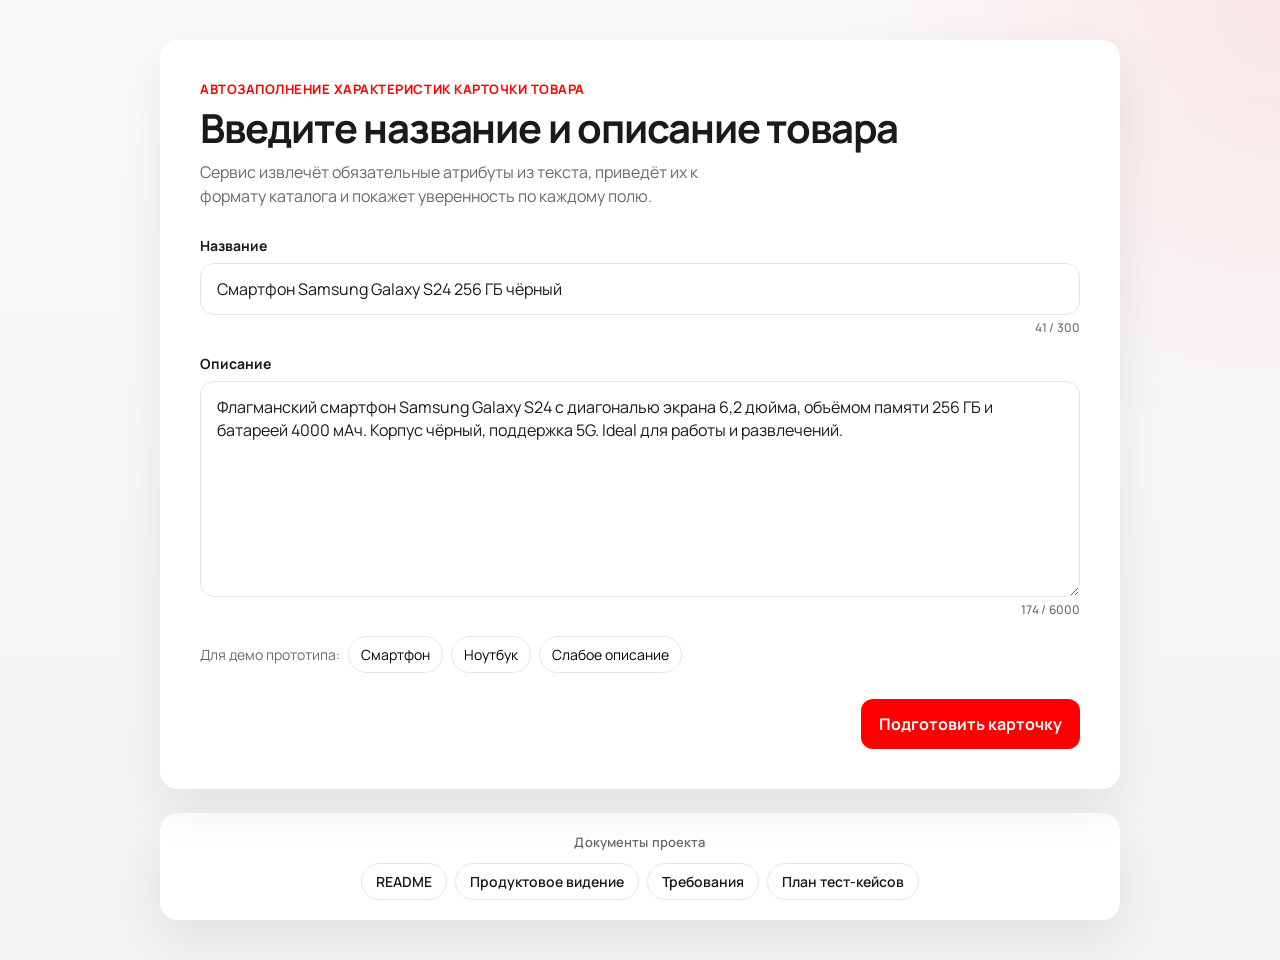
<file: index.html>
<!DOCTYPE html>
<html lang="ru">
  <head>
    <meta charset="UTF-8" />
    <meta http-equiv="refresh" content="0; url=frontend/" />
    <link rel="canonical" href="frontend/" />
    <title>М.Видео — карточка товара</title>
    <script>
      location.replace("frontend/");
    </script>
  </head>
  <body>
    <p><a href="frontend/">Открыть прототип</a></p>
  </body>
</html>
</file>
<file: frontend/assets/styles.css>
:root {
  --bg: #f3f3f3;
  --surface: #ffffff;
  --ink: #1a1a1a;
  --muted: #6b6b6b;
  --line: #e6e6e6;
  --accent: #ff0000;
  --accent-soft: #ffe5e5;
  --ok: #1f7a3f;
  --warn: #b06a00;
  --warn-bg: #fff4df;
  --shadow: 0 18px 50px rgba(0, 0, 0, 0.08);
  --radius: 18px;
  --font: "Manrope", "Segoe UI", sans-serif;
}

* {
  box-sizing: border-box;
}

html,
body {
  margin: 0;
  min-height: 100%;
  font-family: var(--font);
  color: var(--ink);
  background:
    radial-gradient(circle at top right, rgba(255, 0, 0, 0.08), transparent 28%),
    linear-gradient(180deg, #fafafa 0%, var(--bg) 100%);
}

body {
  min-height: 100vh;
}

button,
input,
textarea {
  font: inherit;
}

.app {
  width: min(960px, calc(100% - 32px));
  margin: 0 auto;
  padding: 40px 0 40px;
  min-height: 100vh;
  display: flex;
  flex-direction: column;
}

.site-footer {
  margin-top: 24px;
  padding: 20px 22px;
  background: var(--surface);
  border-radius: var(--radius);
  box-shadow: var(--shadow);
  display: grid;
  gap: 12px;
  justify-items: center;
}

.site-footer__label {
  margin: 0;
  font-size: 13px;
  font-weight: 600;
  color: var(--muted);
  letter-spacing: 0.01em;
}

.site-footer__nav {
  display: flex;
  flex-wrap: wrap;
  gap: 8px;
  justify-content: center;
}

.footer-chip {
  display: inline-flex;
  align-items: center;
  border: 1px solid var(--line);
  background: #fff;
  border-radius: 999px;
  padding: 8px 14px;
  color: var(--ink);
  font-size: 14px;
  font-weight: 600;
  text-decoration: none;
  transition: transform 160ms ease, border-color 160ms ease, color 160ms ease;
}

.footer-chip:hover,
.footer-chip:focus-visible {
  transform: translateY(-1px);
  border-color: rgba(255, 0, 0, 0.45);
  color: var(--accent);
  outline: none;
}

.eyebrow,
.lead,
.attrs-head p,
.result-desc {
  color: var(--muted);
}

.stage {
  position: relative;
  flex: 1;
}

.screen {
  animation: rise 420ms ease both;
}

.screen[hidden] {
  display: none !important;
}

.panel {
  background: var(--surface);
  border-radius: var(--radius);
  box-shadow: var(--shadow);
  padding: clamp(24px, 4vw, 40px);
}

.panel-center {
  min-height: 420px;
  display: grid;
  place-content: center;
  justify-items: center;
  text-align: center;
  gap: 8px;
}

.panel-center .lead {
  margin: 0;
  max-width: none;
}

.eyebrow {
  margin: 0 0 8px;
  font-size: 13px;
  font-weight: 700;
  letter-spacing: 0.04em;
  text-transform: uppercase;
  color: var(--accent);
}

h1 {
  margin: 0 0 10px;
  font-size: clamp(28px, 4vw, 40px);
  line-height: 1.1;
  letter-spacing: -0.03em;
}

h2 {
  margin: 0 0 6px;
  font-size: 20px;
  letter-spacing: -0.02em;
}

.lead {
  margin: 0 0 28px;
  max-width: 54ch;
  font-size: 16px;
  line-height: 1.5;
}

.form {
  display: grid;
  gap: 18px;
}

.field {
  display: grid;
  gap: 8px;
}

.field > span:first-child {
  font-size: 14px;
  font-weight: 700;
}

.char-count {
  justify-self: end;
  margin-top: -4px;
  font-size: 12px;
  font-weight: 500;
  color: var(--muted);
  letter-spacing: 0.01em;
  white-space: nowrap;
}

.char-count.is-limit {
  color: var(--accent);
}

input,
textarea {
  width: 100%;
  border: 1px solid var(--line);
  border-radius: 14px;
  padding: 14px 16px;
  background: #fff;
  color: var(--ink);
  outline: none;
  transition: border-color 160ms ease, box-shadow 160ms ease;
}

textarea {
  resize: vertical;
  min-height: 160px;
  line-height: 1.45;
}

input:focus,
textarea:focus {
  border-color: rgba(255, 0, 0, 0.55);
  box-shadow: 0 0 0 4px rgba(255, 0, 0, 0.08);
}

.examples {
  display: flex;
  flex-wrap: wrap;
  align-items: center;
  gap: 8px;
  color: var(--muted);
  font-size: 14px;
}

.chip {
  border: 1px solid var(--line);
  background: #fff;
  border-radius: 999px;
  padding: 8px 12px;
  cursor: pointer;
  transition: transform 160ms ease, border-color 160ms ease, color 160ms ease;
}

.chip:hover {
  transform: translateY(-1px);
  border-color: rgba(255, 0, 0, 0.45);
  color: var(--accent);
}

.actions {
  display: flex;
  flex-wrap: wrap;
  justify-content: flex-end;
  gap: 12px;
  margin-top: 8px;
}

.result-actions {
  justify-content: flex-end;
  margin-top: 20px;
}

.btn {
  border: 0;
  border-radius: 12px;
  padding: 14px 18px;
  font-weight: 700;
  cursor: pointer;
  transition: transform 160ms ease, opacity 160ms ease, background 160ms ease;
}

.btn:hover {
  transform: translateY(-1px);
}

.btn:active {
  transform: translateY(0);
}

.btn-primary {
  background: var(--accent);
  color: #fff;
}

.btn-secondary {
  background: #111;
  color: #fff;
}

.btn-ghost {
  background: transparent;
  color: var(--ink);
  border: 1px solid var(--line);
}

.loader {
  display: flex;
  justify-content: center;
  gap: 8px;
  margin-bottom: 18px;
}

.loader span {
  width: 12px;
  height: 12px;
  border-radius: 50%;
  background: var(--accent);
  animation: bounce 900ms ease-in-out infinite;
}

.loader span:nth-child(2) {
  animation-delay: 120ms;
}

.loader span:nth-child(3) {
  animation-delay: 240ms;
}

.result-head {
  display: flex;
  justify-content: space-between;
  gap: 16px;
  align-items: flex-start;
  margin-bottom: 10px;
}

.result-desc {
  margin: 0 0 28px;
  line-height: 1.5;
  max-width: 70ch;
}

.attrs-head {
  margin-bottom: 14px;
}

.attrs {
  display: grid;
  gap: 10px;
}

.attr-row {
  display: grid;
  grid-template-columns: 1.2fr 1fr 0.9fr auto;
  gap: 12px;
  align-items: center;
  padding: 14px 16px;
  border-radius: 14px;
  border: 1px solid var(--line);
  background: #fff;
  animation: rise 420ms ease both;
}

.attr-row.needs-review {
  border-color: rgba(176, 106, 0, 0.35);
  background: var(--warn-bg);
}

.attr-name {
  font-weight: 700;
}

.attr-value {
  font-weight: 600;
}

.attr-value.empty {
  color: var(--muted);
  font-weight: 500;
  font-style: italic;
}

.attr-edit-input {
  width: 100%;
  padding: 10px 12px;
  border-radius: 10px;
}

.btn-edit-attr {
  justify-self: end;
  border: 1px solid var(--line);
  background: #fff;
  color: var(--ink);
  border-radius: 10px;
  padding: 8px 12px;
  font-size: 13px;
  font-weight: 700;
  cursor: pointer;
  white-space: nowrap;
  transition: border-color 160ms ease, color 160ms ease, background 160ms ease;
}

.btn-edit-attr:hover {
  border-color: rgba(255, 0, 0, 0.45);
  color: var(--accent);
  background: var(--accent-soft);
}

.btn-edit-attr.is-save {
  border-color: var(--accent);
  background: var(--accent);
  color: #fff;
}

.btn-edit-attr.is-save:hover {
  background: #e00000;
  color: #fff;
  border-color: #e00000;
}

.attr-refined {
  font-size: 13px;
  font-weight: 700;
  color: #36a840;
}

.confidence {
  display: grid;
  gap: 6px;
}

.confidence-meta {
  display: flex;
  justify-content: space-between;
  gap: 8px;
  font-size: 13px;
  font-weight: 700;
}

.confidence-meta .ok {
  color: var(--ok);
}

.confidence-meta .warn {
  color: var(--warn);
}

.bar {
  height: 8px;
  border-radius: 999px;
  background: #eee;
  overflow: hidden;
}

.bar > i {
  display: block;
  height: 100%;
  width: 0;
  border-radius: inherit;
  background: linear-gradient(90deg, #ff4d4d, var(--accent));
  transition: width 700ms ease;
}

.attr-row.needs-review .bar > i {
  background: linear-gradient(90deg, #f0b44c, #b06a00);
}

.toast {
  margin: 18px 0 0;
  padding: 12px 14px;
  border-radius: 12px;
  background: #111;
  color: #fff;
  font-weight: 600;
  animation: rise 280ms ease both;
}

@media (max-width: 760px) {
  .attr-row {
    grid-template-columns: 1fr;
  }

  .btn-edit-attr {
    justify-self: stretch;
    width: 100%;
  }

  .result-head,
  .result-actions {
    flex-direction: column;
    align-items: stretch;
  }

  .site-footer {
    padding: 18px 16px;
  }
}

@keyframes rise {
  from {
    opacity: 0;
    transform: translateY(10px);
  }
  to {
    opacity: 1;
    transform: translateY(0);
  }
}

@keyframes bounce {
  0%,
  80%,
  100% {
    transform: translateY(0);
    opacity: 0.45;
  }
  40% {
    transform: translateY(-8px);
    opacity: 1;
  }
}
</file>
